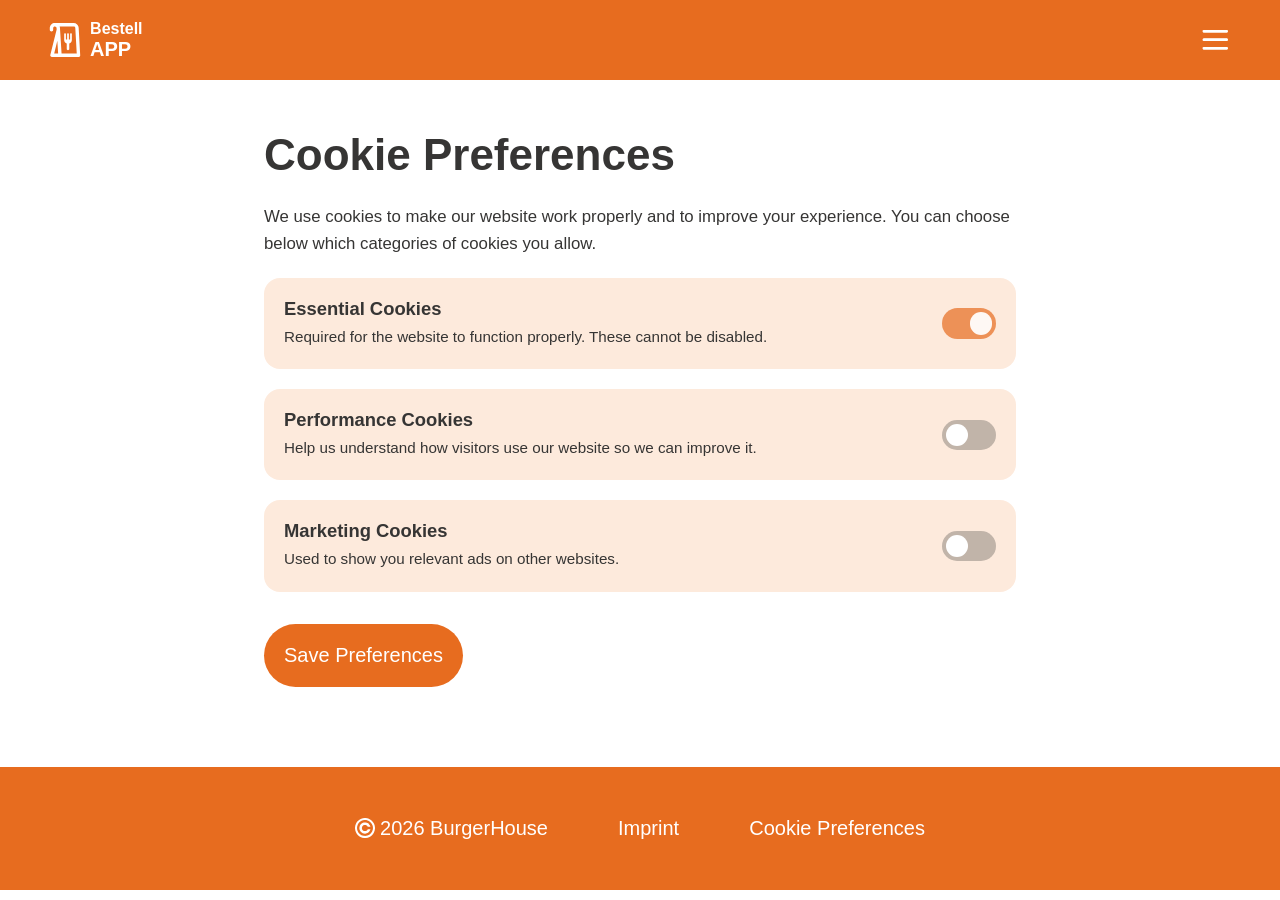
<file: cookie-preferences.html>
<!DOCTYPE html>
<html lang="en">

<head>
    <meta charset="UTF-8">
    <meta name="viewport" content="width=device-width, initial-scale=1.0">
    <link rel="stylesheet" href="./styles/global.css">
    <link rel="stylesheet" href="./styles/header.css">
    <link rel="stylesheet" href="./styles/main.css">
    <link rel="stylesheet" href="./styles/footer.css">
    <link rel="stylesheet" href="./styles/legal.css">
    <title>BestellApp – Cookie Preferences</title>
</head>

<body>

    <header>
        <div class="header-content content-wrapper">
            <div class="header-left">
                <a href="./index.html" style="display:flex; align-items:center; gap:0.5rem; text-decoration:none;">
                    <img src="./assets/icons/BestellAppLogo.svg" alt="BestellApp Logo">
                    <p>Bestell<br><span class="app-name">APP</span></p>
                </a>
            </div>
            <img src="./assets/icons/menu.png" alt="Menü-Icon">
        </div>
    </header>

    <main>
        <section class="legal-page content-wrapper">
            <h1>Cookie Preferences</h1>
            <p>
                We use cookies to make our website work properly and to improve your experience.
                You can choose below which categories of cookies you allow.
            </p>

            <section class="cookie-option">
                <div class="cookie-option-text">
                    <h3>Essential Cookies</h3>
                    <p>Required for the website to function properly. These cannot be disabled.</p>
                </div>
                <label class="switch">
                    <input type="checkbox" checked disabled>
                    <span class="slider"></span>
                </label>
            </section>

            <section class="cookie-option">
                <div class="cookie-option-text">
                    <h3>Performance Cookies</h3>
                    <p>Help us understand how visitors use our website so we can improve it.</p>
                </div>
                <label class="switch">
                    <input type="checkbox" id="performance-cookies">
                    <span class="slider"></span>
                </label>
            </section>

            <section class="cookie-option">
                <div class="cookie-option-text">
                    <h3>Marketing Cookies</h3>
                    <p>Used to show you relevant ads on other websites.</p>
                </div>
                <label class="switch">
                    <input type="checkbox" id="marketing-cookies">
                    <span class="slider"></span>
                </label>
            </section>

            <div class="cookie-actions">
                <button class="btn-buy" onclick="saveCookiePreferences()">Save Preferences</button>
            </div>
            <p id="cookie-saved-msg" class="cookie-saved-msg">Your preferences have been saved.</p>
        </section>
    </main>

    <footer class="footer">
        <section class="footer-brand">
            <img src="./assets/icons/CopyrightLogo.svg" alt="Copyright-Symbol">
            <p>2026 BurgerHouse</p>
        </section>
        <a href="./imprint.html" class="footer-link">Imprint</a>
        <a href="./cookie-preferences.html" class="footer-link">Cookie Preferences</a>
    </footer>

    <script>
        function saveCookiePreferences() {
            const msg = document.getElementById('cookie-saved-msg');
            msg.style.display = 'block';
            setTimeout(() => { msg.style.display = 'none'; }, 2500);
        }
    </script>

</body>

</html>
</file>
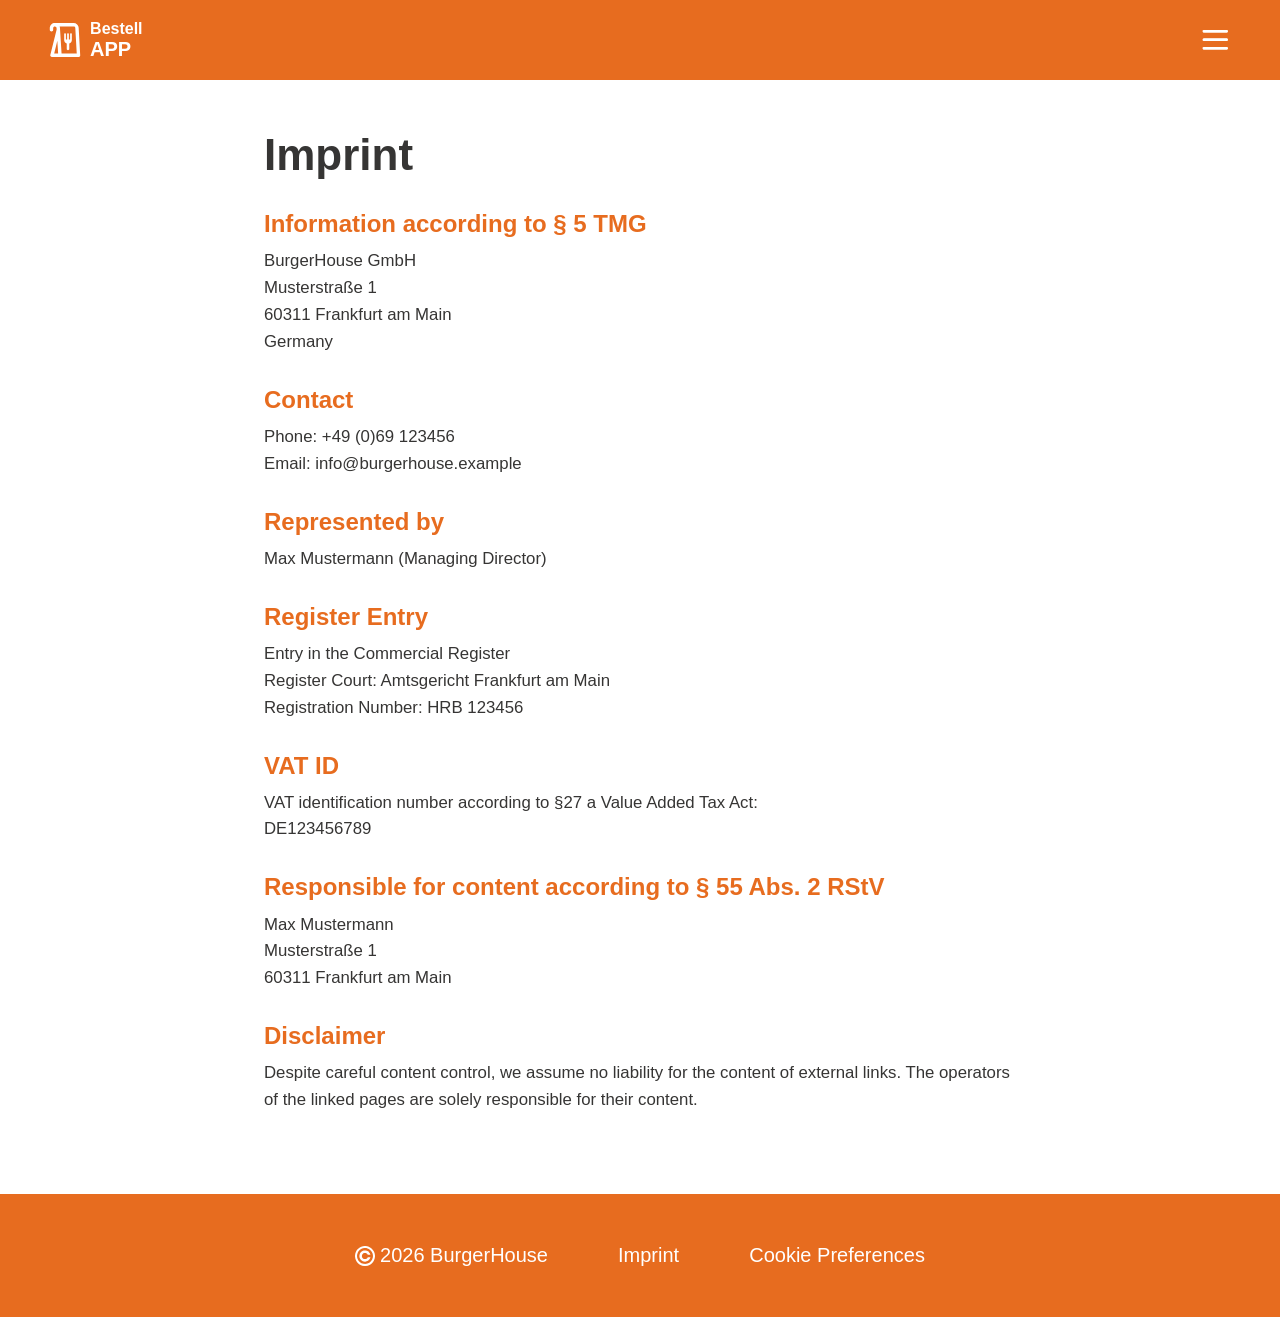
<file: imprint.html>
<!DOCTYPE html>
<html lang="en">

<head>
    <meta charset="UTF-8">
    <meta name="viewport" content="width=device-width, initial-scale=1.0">
    <link rel="stylesheet" href="./styles/global.css">
    <link rel="stylesheet" href="./styles/header.css">
    <link rel="stylesheet" href="./styles/main.css">
    <link rel="stylesheet" href="./styles/footer.css">
    <link rel="stylesheet" href="./styles/legal.css">
    <title>BestellApp – Imprint</title>
</head>

<body>

    <header>
        <div class="header-content content-wrapper">
            <div class="header-left">
                <a href="./index.html" style="display:flex; align-items:center; gap:0.5rem; text-decoration:none;">
                    <img src="./assets/icons/BestellAppLogo.svg" alt="BestellApp Logo">
                    <p>Bestell<br><span class="app-name">APP</span></p>
                </a>
            </div>
            <img src="./assets/icons/menu.png" alt="Menü-Icon">
        </div>
    </header>

    <main>
        <section class="legal-page content-wrapper">
            <h1>Imprint</h1>

            <h2>Information according to § 5 TMG</h2>
            <p>
                BurgerHouse GmbH<br>
                Musterstraße 1<br>
                60311 Frankfurt am Main<br>
                Germany
            </p>

            <h2>Contact</h2>
            <p>
                Phone: +49 (0)69 123456<br>
                Email: info@burgerhouse.example
            </p>

            <h2>Represented by</h2>
            <p>Max Mustermann (Managing Director)</p>

            <h2>Register Entry</h2>
            <p>
                Entry in the Commercial Register<br>
                Register Court: Amtsgericht Frankfurt am Main<br>
                Registration Number: HRB 123456
            </p>

            <h2>VAT ID</h2>
            <p>
                VAT identification number according to §27 a Value Added Tax Act:<br>
                DE123456789
            </p>

            <h2>Responsible for content according to § 55 Abs. 2 RStV</h2>
            <p>
                Max Mustermann<br>
                Musterstraße 1<br>
                60311 Frankfurt am Main
            </p>

            <h2>Disclaimer</h2>
            <p>
                Despite careful content control, we assume no liability for the content of external links.
                The operators of the linked pages are solely responsible for their content.
            </p>
        </section>
    </main>

    <footer class="footer">
        <section class="footer-brand">
            <img src="./assets/icons/CopyrightLogo.svg" alt="Copyright-Symbol">
            <p>2026 BurgerHouse</p>
        </section>
        <a href="./imprint.html" class="footer-link">Imprint</a>
        <a href="./cookie-preferences.html" class="footer-link">Cookie Preferences</a>
    </footer>

</body>

</html>
</file>
<file: styles/global.css>
* {
    margin: 0rem;
    box-sizing: border-box;
    scroll-behavior: smooth;
    font-family:Arial, Helvetica, sans-serif;
}
 
.content-wrapper{
    max-width: 1440px;
    width: 100%;
    margin: 0 auto;
}
 
.no-scroll {
    overflow: hidden;
}
</file>
<file: styles/header.css>
header {
    background-color: rgba(231, 108, 31, 1);
    width: 100%;
}

.header-content {
    height: 5rem;
    padding: 0 3rem;
    display: flex;
    justify-content: space-between;
    align-items: center;
}

.header-left {
    display: flex;
    align-items: center;
    gap: 0.5rem;
}

header img {
    width: 2.13rem;
    height: 2.13rem;
}

header p {
    font-size: 1rem;
    color: white;
    font-weight: bold;
}

.app-name {
    font-size: 1.25rem;
    font-weight: bold;
}
</file>
<file: styles/main.css>
.hero {
    display: flex;
    flex-direction: column;
    align-items: center;
    width: 100%;
}
 
.hero-bg {
    width: 100%;
    height: 37.5rem;
    object-fit: cover;
    display: block;
}
 
.restaurant-icon {
    width: 12.5rem;
    height: 12.5rem;
    position: relative;
    margin-top: -6.25rem;
    background-color: beige;
    border-radius: 50%;
    border: 10px solid rgba(253, 234, 220, 1);
    box-shadow: 0 10px 30px rgba(0, 0, 0, 0.7);
}
 
.hero-text {
    display: flex;
    flex-direction: column;
    align-items: center;
    justify-content: center;
    margin-top: 3.2rem;
    gap: 0.63rem;
    width: 100%;
    max-width: 90rem;
    margin-inline: auto;
}
 
h1 {
    font-size: clamp(2.5rem, 5vw, 5rem);
}
 
h1 mark {
    background-color: transparent;
    color: rgba(231, 108, 31, 1);
}
 
.hero-text p {
    font-size: clamp(1.25rem, 2.5vw, 2rem);
}
 
.hero-title {
    display: flex;
    justify-content: center;
    align-items: center;
    gap: 1.25rem;
}
 
.menu-bar {
    background-color: rgba(231, 108, 31, 1);
    width: 100%;
    height: 3rem;
    display: flex;
    justify-content: flex-start;
    padding: 0 clamp(2rem, 10vw, 20rem);
    align-items: center;
    margin-top: 5rem;
    margin-bottom: 2rem;
    gap: 0.94rem;
    color: white;
}
 
.menu-bar-inner {
    max-width: 1440px;
    display: flex;
    align-items: center;
    gap: 1rem;
}
 
.content {
    width: 100%;
    max-width: 1440px;
    margin: 0 auto;
    display: flex;
    align-items: flex-start;
}
 
.menu {
    flex: 1 1 0;
    min-width: 0;
    display: flex;
    justify-content: center;
    flex-direction: column;
    align-items: center;
    gap: 1.25rem;
    padding: 2.1875rem;
}
 
.cart {
    width: 2rem;
    min-width: 25rem;
    position: sticky;
    top: 0;
    height: 46.88rem;
    background-color: rgba(54, 53, 52, 1);
    border-top-left-radius: 1.25rem;
    border-bottom-left-radius: 1.25rem;
    display: flex;
    flex-direction: column;
    padding: 1.25rem;
}
 
.cart h2 {
    margin-top: 3.75rem;
    margin-bottom: 1.57rem;
    font-size: clamp(2rem, 2.5vw, 3rem);
    display: flex;
    justify-content: center;
    color: rgba(253, 234, 220, 1);
}
 
#shopping-cart-content {
    flex: 1;
    display: flex;
    flex-direction: column;
    align-items: center;
    gap: 0.625rem;
    overflow-x: hidden;
    overflow-y: auto;
    scroll-behavior: auto;
}
.cart-title {
    display: flex;
    gap: 0.5rem;
    font-size: clamp(1.25rem, 1.5vw, 1.3rem);
}
.cart-amount {
    width: 2rem;
    text-align: right;
    flex-shrink: 0;
    font-size: clamp(1.25rem, 1.5vw, 1.3rem);
}
 
.cart-sum {
    margin: 1.88rem 0.63rem 1.25rem 0.63rem;
    color: white;
    display: flex;
    flex-direction: column;
    gap: 0.625rem;
}
 
.cart-row {
    display: flex;
    justify-content: space-between;
    font-size: clamp(1.25rem, 1.5vw, 1.25rem);
}
 
.cart-sum-label {
    font-size: clamp(1.25rem, 1.8vw, 1.5rem);
    font-weight: 400;
}
.empty-cart {
    display: flex;
    flex-direction: column;
    align-items: center;
    justify-content: center;
    height: 100%;
    text-align: center;
    color: white;
    gap: 1.5rem;
    padding: 1rem;
}
 
.empty-cart p {
    font-size: clamp(1.25rem, 1.5vw, 1.3rem);
    line-height: 1.5;
    color: rgba(253, 234, 220, 1);
}
 
.empty-cart img {
    width: 8rem;
    height: auto;
    opacity: 0.8;
}
 
hr {
    height: 0.125rem;
}
 
.btn-buy {
    margin: 1.25rem;
    padding: 1.25rem;
    border-radius: 3.12rem;
    font-size: clamp(1.25rem, 1.5vw, 1.25rem);
    background-color: rgba(231, 108, 31, 1);
    color: white;
    border: none;
    cursor: pointer;
}
 
.dish-card {
    width: 90%;
    min-width: 0;
    height: auto;
    display: flex;
    gap: 2.5rem;
    background-color: rgba(253, 234, 220, 1);
    border-radius: 1.25rem;
    align-items: flex-start;
}
 
.dish-img {
    width: 12.5rem;
    min-width: 12.5rem;
    flex-shrink: 0;
    height: 8.125rem;
    border-radius: 1.25rem;
    padding: 0.5rem;
    margin-top: 0.3125rem;
    margin-left: 0.3125rem;
    object-fit: cover;
}
 
.dish-body {
    width: 100%;
    min-width: 0;
    display: flex;
    flex-direction: column;
    justify-content: space-between;
    padding: 0.625rem;
    height: auto;
}
 
.dish-info {
    display: flex;
    flex-direction: column;
    flex: 1;
    min-width: 0;
    gap: 0.6rem;
}
 
.dish-info h3 {
    font-size: clamp(1.75rem, 2vw, 1.7rem);
    font-weight: 700;
}
 
.dish-info p {
    font-size: clamp(1.25rem, 1.5vw, 1.3rem);
    white-space: normal;
    overflow-wrap: break-word;
    line-height: 1.4;
}
 
.dish-footer {
    display: flex;
    justify-content: space-between;
    align-items: center;
    gap: 1rem;
    flex-wrap: wrap;
    padding-top: 1rem;
}
 
.dish-footer p {
    font-size: clamp(1.25rem, 1.8vw, 1.5rem);
    font-weight: 700;
}
 
.btn-add {
    width: 11rem;
    height: 2.5rem;
    border-radius: 1.25rem;
    border: none;
    cursor: pointer;
    font-weight: 700;
    white-space: nowrap;
}
 
.btn-add--active {
    background-color: rgba(231, 108, 31, 1);
    color: white;
}
 
.cart-item {
    display: flex;
    flex-direction: column;
    width: 21.25rem;
    height: 8.12rem;
    background-color: rgba(253, 234, 220, 1);
    border-radius: 1rem;
    padding: 1rem;
}
 
.cart-item p {
    font-size: clamp(1.25rem, 1.8vw, 1.5rem);
}
 
.cart-item-footer {
    display: flex;
    justify-content: space-between;
    align-items: flex-end;
    height: 50%;
    font-size: clamp(1.25rem, 1.5vw, 1.38rem);
}
.cart-item-controls {
    display: flex;
    align-items: center;
    gap: 0.5rem;
}
.amount {
    width: 2rem;
    text-align: center;
    display: inline-block;
    font-size: clamp(1.25rem, 1.5vw, 1.3rem);
}
 
.cart-item-controls button {
    background: none;
    border: none;
    padding: 0;
    font: inherit;
    color: inherit;
    cursor: pointer;
}
 
#dialog-input {
    width: clamp(18rem, 80vw, 26.25rem);
    height: 16.87rem;
    position: fixed;
    top: 50%;
    left: 50%;
    transform: translate(-50%, -50%);
    background-color: rgba(54, 53, 52, 1);
    border: none;
    border-radius: 1rem;
    color: white;
}
 
.dialog-content {
    display: flex;
    justify-content: center;
    flex-direction: column;
    align-items: center;
}
 
.dialog-content img {
    width: 6.25rem;
}
.dialog-content h3{
    color: rgba(253, 234, 220, 1);
}
.dialog-content p{
    color: rgba(253, 234, 220, 1);
}
 
.x-btn {
    position: relative;
    align-self: flex-end;
    cursor: pointer;
    background-color: transparent;
    border: none;
    font-size: 1.86rem;
    color: white;
}
 
.nav-bar {
    display: none;
}
 
.cart-close-btn {
    display: none;
}
 
.mobile-text {
    display: none;
}
 
@media screen and (max-width: 1024px) {
    .cart h2 {
    margin-top: 0rem;
}
    .desktop-text {
        display: none;
    }
 
    .mobile-text {
        display: inline;
    }
 
    .content {
        justify-content: center;
    }
 
    .menu {
        padding: 0;
    }
 
    .menu-bar {
        flex-direction: column;
        justify-content: center;
        align-items: center;
        position: relative;
        height: 3.75rem;
        margin: 0 0 1.5rem 0;
        padding: 0;
    }
 
    .menu-bar img {
        position: absolute;
        transform: translateY(-2.5rem);
        width: 4.75rem;
        height: 3.75rem;
    }
 
    .menu-bar-inner {
        min-width: 0;
    }
 
    .hero-text p {
        padding: 0 1.5rem 4.75rem;
        text-align: center;
    }
 
    .dish-card {
        flex-direction: column;
    }
 
    .dish-img {
        width: 98%;
        height: 15rem;
    }
 
    .dish-footer {
        flex-direction: row;
        align-items: center;
    }
 
    .hero-title {
        flex-direction: column-reverse;
    }
 
    .cart {
        display: none;
    }
 
    .cart-close-btn {
        display: block;
        align-self: flex-end;
    }
 
    .cart--mobile {
        display: flex;
        flex-direction: column;
        position: fixed;
        top: auto;
        bottom: 75px;
        width: 97vw;
        height: auto;
        max-height: min(48rem, calc(100vh - 100px));
        background-color: rgba(54, 53, 52, 1);
        border-radius: 1.25rem 1.25rem 0 0;
        z-index: 999;
        min-width: 0;
        overflow-y: auto;
    }
 
    .nav-bar {
        display: flex;
        position: fixed;
        bottom: 0;
        left: 0;
        width: 100%;
        justify-content: space-between;
        align-items: center;
        background-color: rgba(54, 53, 52, 1);
        padding: 20px clamp(1.875rem, 8vw, 6.25rem);
        z-index: 1000;
    }
 
    .nav-bar img {
        width: 2rem;
        height: 2rem;
    }
 
    .nav-btn {
        position: relative;
        background-color: transparent;
        border: none;
        cursor: pointer;
    }
 
    .cart-badge {
        position: absolute;
        top: -0.4rem;
        right: -0.4rem;
        width: 1.5rem;
        height: 1.5rem;
        display: flex;
        justify-content: center;
        align-items: center;
        border-radius: 50%;
        background-color: rgba(231, 108, 31, 1);
        color: white;
        font-size: 1rem;
        font-weight: bold;
    }
 
    .cart-item {
        width: stretch;
        margin: 0 20px;
    }
}
 
@media screen and (min-width: 1440px) {
    .main-style {
        padding: 0 max(0px, calc(50% - 720px));
    }
}
</file>
<file: styles/footer.css>
footer {
    background-color: rgba(231, 108, 31, 1);
    width: 100%;
    display: flex;
    align-items: center;
    justify-content: center;
    margin-top: 3.13rem;
    gap: 4.38rem;
    color: white;
    padding: 3.13rem 7.5rem;
    font-size: 1.25rem;
}

.footer-brand {
    display: flex;
    align-items: center;
    gap: 0.31rem;
}

.footer-brand img {
    width: 1.25rem;
}

.footer-link {
    color: white;
    text-decoration: none;
}

.footer-link:hover {
    cursor: pointer;
}

@media screen and (max-width: 1024px) {
    footer {
        flex-direction: column-reverse;
        gap: 1rem;
        padding: 3.13rem clamp(1.5rem, 7.5vw, 7.5rem) 8rem;
    }
}

@media screen and (min-width: 1440px) {
    footer {
        padding: 50px max(50px, calc(50% - 720px));
    }
}
</file>
<file: styles/legal.css>
.legal-page {
    max-width: 50rem;
    margin: 3.13rem auto 5rem;
    padding: 0 1.5rem;
    color: rgba(54, 53, 52, 1);
}

.legal-page h1 {
    font-size: clamp(2rem, 4vw, 2.75rem);
    margin-bottom: 1.5rem;
}

.legal-page h2 {
    font-size: clamp(1.25rem, 2vw, 1.5rem);
    margin-top: 1.88rem;
    margin-bottom: 0.63rem;
    color: rgba(231, 108, 31, 1);
}

.legal-page p {
    font-size: 1.05rem;
    line-height: 1.6;
}

.cookie-option {
    display: flex;
    justify-content: space-between;
    align-items: center;
    gap: 1.25rem;
    background-color: rgba(253, 234, 220, 1);
    border-radius: 1rem;
    padding: 1.25rem;
    margin-top: 1.25rem;
}

.cookie-option-text h3 {
    font-size: 1.15rem;
    margin-bottom: 0.31rem;
}

.cookie-option-text p {
    font-size: 0.95rem;
}

.switch {
    position: relative;
    display: inline-block;
    width: 3.4rem;
    height: 1.9rem;
    flex-shrink: 0;
}

.switch input {
    opacity: 0;
    width: 0;
    height: 0;
}

.slider {
    position: absolute;
    cursor: pointer;
    top: 0;
    left: 0;
    right: 0;
    bottom: 0;
    background-color: rgba(54, 53, 52, 0.3);
    border-radius: 1.9rem;
    transition: 0.2s;
}

.slider::before {
    position: absolute;
    content: "";
    height: 1.4rem;
    width: 1.4rem;
    left: 0.25rem;
    bottom: 0.25rem;
    background-color: white;
    border-radius: 50%;
    transition: 0.2s;
}

.switch input:checked+.slider {
    background-color: rgba(231, 108, 31, 1);
}

.switch input:checked+.slider::before {
    transform: translateX(1.5rem);
}

.switch input:disabled+.slider {
    cursor: not-allowed;
    opacity: 0.7;
}

.cookie-actions {
    margin-top: 2rem;
}

.cookie-actions .btn-buy {
    margin: 0;
}

.cookie-saved-msg {
    display: none;
    margin-top: 1rem;
    color: rgba(231, 108, 31, 1);
    font-weight: bold;
}

@media screen and (max-width: 1024px) {
    .legal-page {
        margin-bottom: 7rem;
    }

    .cookie-option {
        flex-direction: row;
    }
}
</file>
